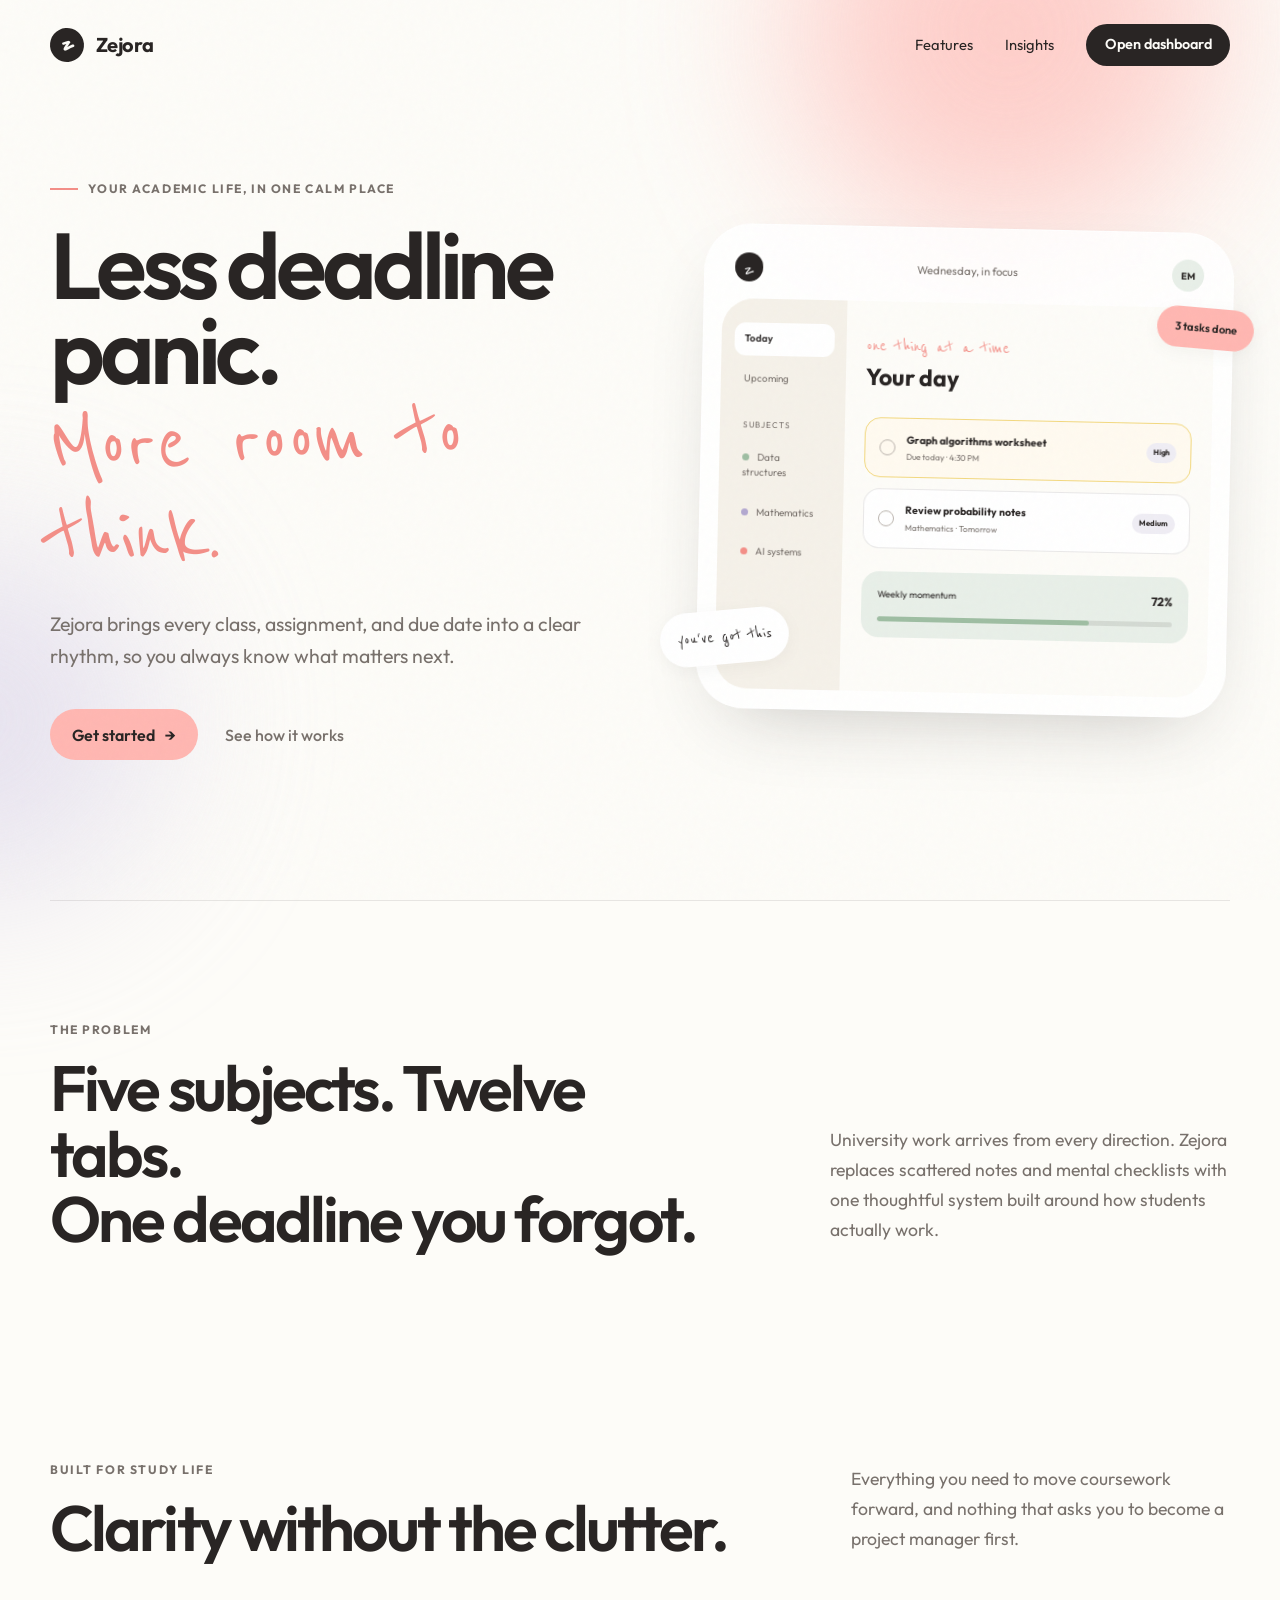
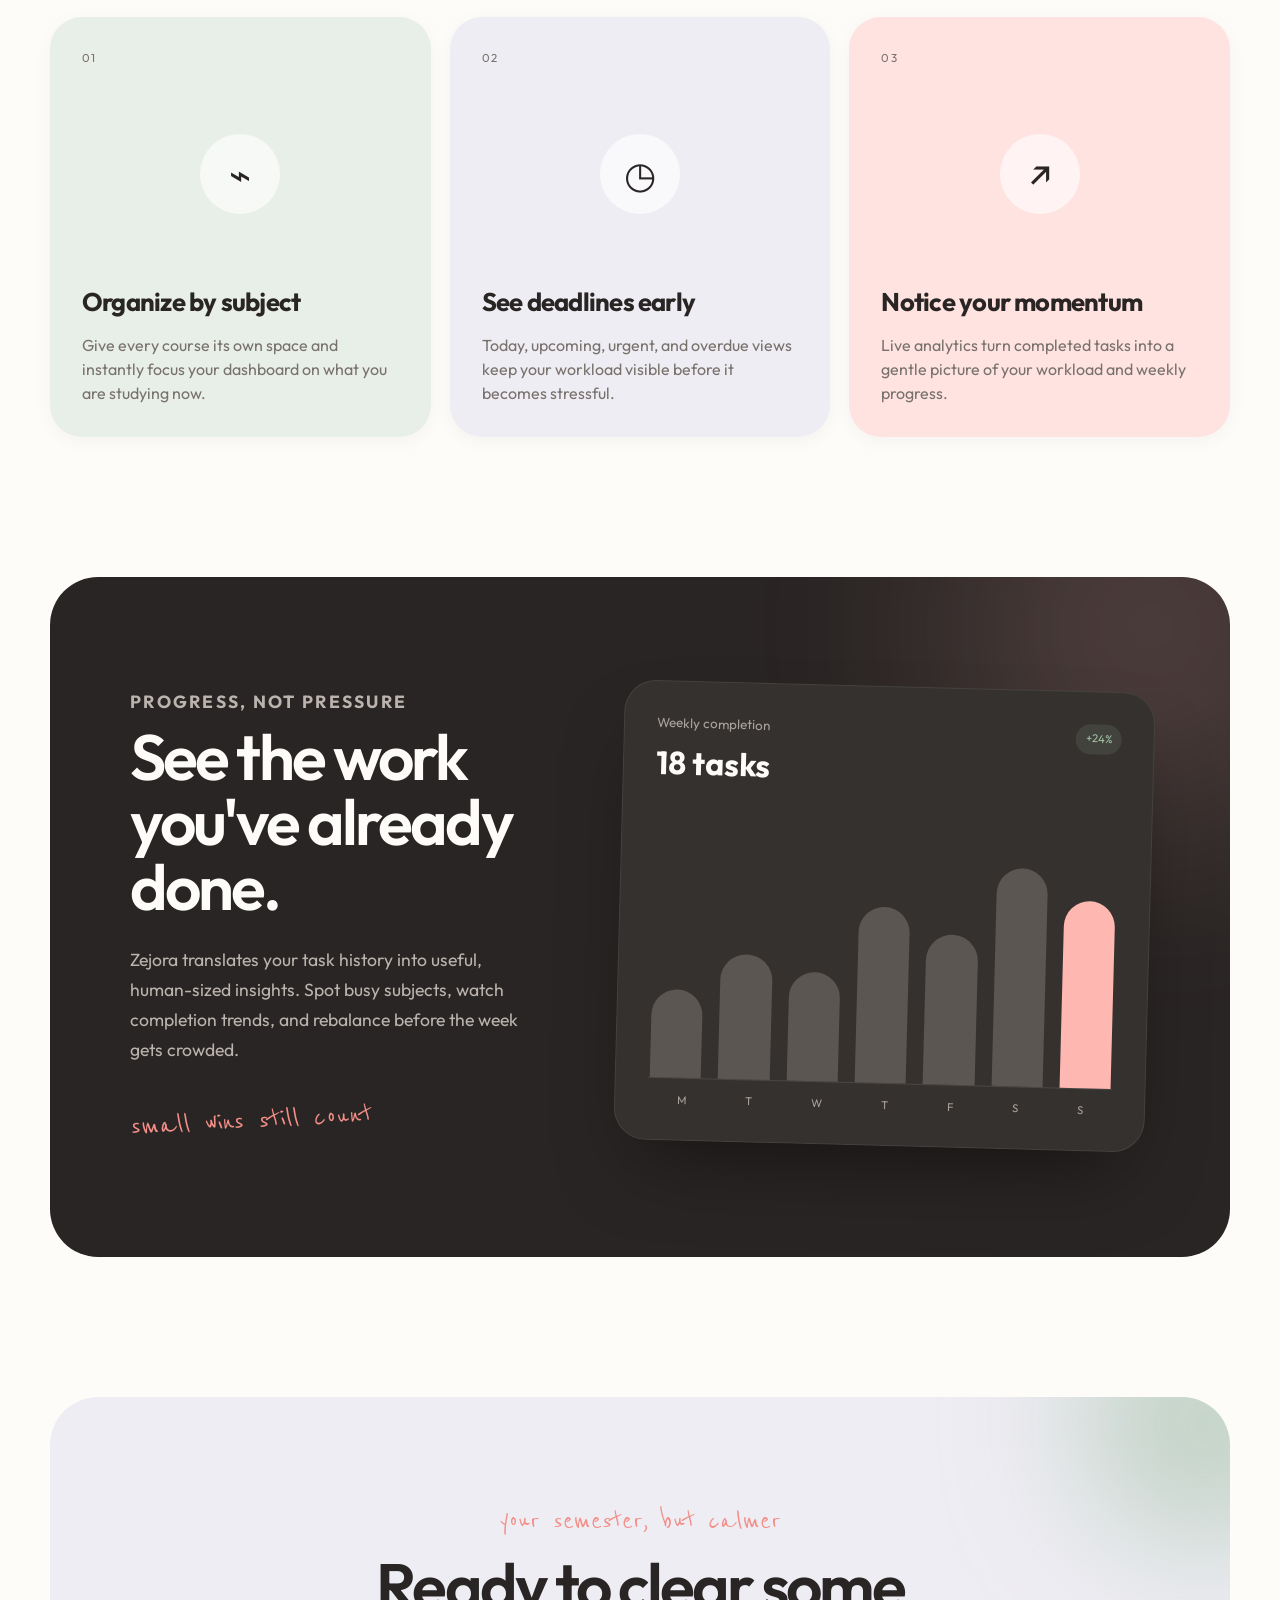
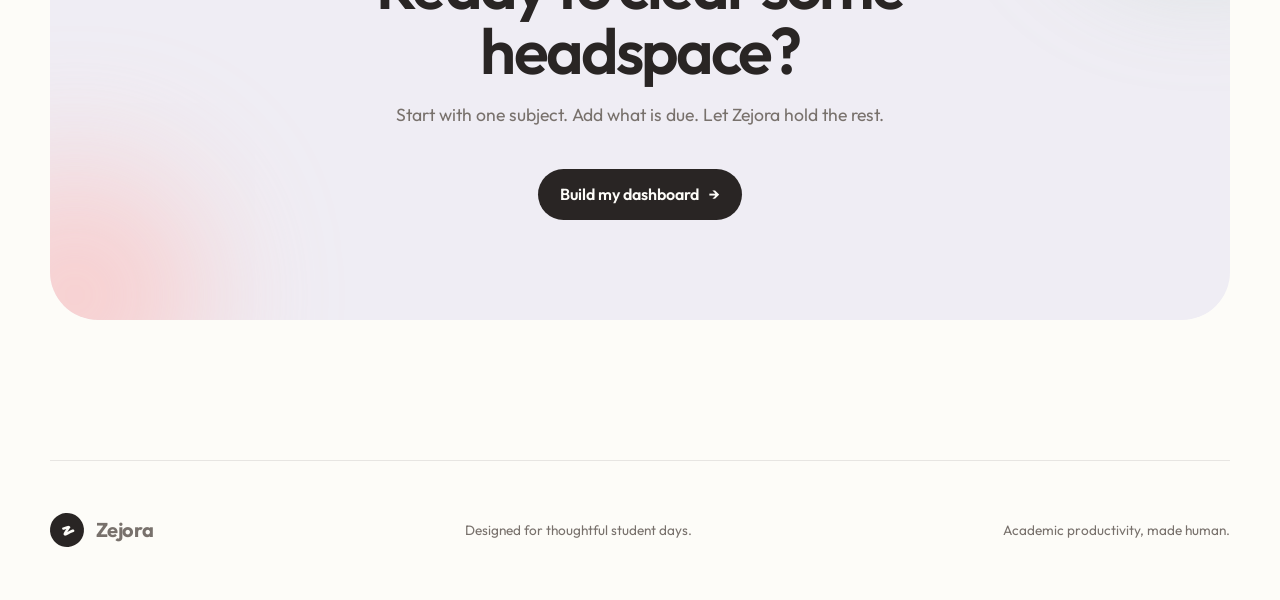
<file: static/index.html>
<!doctype html>
<html lang="en">
<head>
  <meta charset="utf-8">
  <meta name="viewport" content="width=device-width, initial-scale=1">
  <meta name="description" content="Zejora is a calm academic productivity system for organizing subjects, deadlines, and coursework.">
  <title>Zejora | Find your academic flow</title>
  <link rel="preconnect" href="https://fonts.googleapis.com">
  <link rel="preconnect" href="https://fonts.gstatic.com" crossorigin>
  <link href="https://fonts.googleapis.com/css2?family=Outfit:wght@400;500;600;700&family=Reenie+Beanie&display=swap" rel="stylesheet">
  <link rel="stylesheet" href="/static/css/styles.css">
</head>
<body class="landing-page">
  <div class="noise" aria-hidden="true"></div>
  <div class="blob blob-coral blob-one" aria-hidden="true"></div>
  <div class="blob blob-lavender blob-two" aria-hidden="true"></div>

  <header class="site-header shell">
    <a class="brand" href="/" aria-label="Zejora home">
      <span class="brand-mark">z</span><span>Zejora</span>
    </a>
    <nav class="landing-nav" aria-label="Main navigation">
      <a href="#features">Features</a>
      <a href="#insights">Insights</a>
      <a class="button button-small button-dark" href="/dashboard">Open dashboard</a>
    </nav>
  </header>

  <main>
    <section class="hero shell">
      <div class="hero-copy reveal">
        <p class="eyebrow"><span></span> Your academic life, in one calm place</p>
        <h1>Less deadline panic.<br><span class="script-accent">More room to think.</span></h1>
        <p class="hero-lede">Zejora brings every class, assignment, and due date into a clear rhythm, so you always know what matters next.</p>
        <div class="hero-actions">
          <a class="button button-primary" href="/dashboard">Get started <span aria-hidden="true">→</span></a>
          <a class="text-link" href="#features">See how it works</a>
        </div>
      </div>

      <div class="hero-visual reveal" aria-label="Preview of the Zejora dashboard">
        <div class="preview-window">
          <div class="preview-topbar">
            <span class="preview-logo">z</span>
            <span class="preview-title">Wednesday, in focus</span>
            <span class="preview-avatar">EM</span>
          </div>
          <div class="preview-body">
            <aside class="preview-sidebar">
              <span class="preview-nav active">Today</span>
              <span class="preview-nav">Upcoming</span>
              <span class="preview-label">Subjects</span>
              <span class="preview-subject"><i class="dot sage"></i> Data structures</span>
              <span class="preview-subject"><i class="dot lavender"></i> Mathematics</span>
              <span class="preview-subject"><i class="dot coral"></i> AI systems</span>
            </aside>
            <div class="preview-main">
              <div class="preview-greeting">
                <span class="script-small">one thing at a time</span>
                <h3>Your day</h3>
              </div>
              <div class="mini-task urgent">
                <span class="mini-check"></span>
                <div><strong>Graph algorithms worksheet</strong><small>Due today · 4:30 PM</small></div>
                <b>High</b>
              </div>
              <div class="mini-task">
                <span class="mini-check"></span>
                <div><strong>Review probability notes</strong><small>Mathematics · Tomorrow</small></div>
                <b>Medium</b>
              </div>
              <div class="preview-progress">
                <div><span>Weekly momentum</span><strong>72%</strong></div>
                <div class="progress-track"><span></span></div>
              </div>
            </div>
          </div>
        </div>
        <span class="floating-note note-one">you've got this</span>
        <span class="floating-note note-two">3 tasks done</span>
      </div>
    </section>

    <section class="problem-section shell reveal">
      <p class="section-kicker">The problem</p>
      <div class="problem-grid">
        <h2>Five subjects. Twelve tabs.<br>One deadline you forgot.</h2>
        <p>University work arrives from every direction. Zejora replaces scattered notes and mental checklists with one thoughtful system built around how students actually work.</p>
      </div>
    </section>

    <section id="features" class="features-section shell">
      <div class="section-heading reveal">
        <div><p class="section-kicker">Built for study life</p><h2>Clarity without the clutter.</h2></div>
        <p>Everything you need to move coursework forward, and nothing that asks you to become a project manager first.</p>
      </div>
      <div class="feature-grid">
        <article class="feature-card sage-card reveal">
          <span class="feature-number">01</span>
          <div class="feature-icon">⌁</div>
          <h3>Organize by subject</h3>
          <p>Give every course its own space and instantly focus your dashboard on what you are studying now.</p>
        </article>
        <article class="feature-card lavender-card reveal">
          <span class="feature-number">02</span>
          <div class="feature-icon">◷</div>
          <h3>See deadlines early</h3>
          <p>Today, upcoming, urgent, and overdue views keep your workload visible before it becomes stressful.</p>
        </article>
        <article class="feature-card coral-card reveal">
          <span class="feature-number">03</span>
          <div class="feature-icon">↗</div>
          <h3>Notice your momentum</h3>
          <p>Live analytics turn completed tasks into a gentle picture of your workload and weekly progress.</p>
        </article>
      </div>
    </section>

    <section id="insights" class="insights-section shell reveal">
      <div class="insights-copy">
        <p class="section-kicker">Progress, not pressure</p>
        <h2>See the work you've already done.</h2>
        <p>Zejora translates your task history into useful, human-sized insights. Spot busy subjects, watch completion trends, and rebalance before the week gets crowded.</p>
        <span class="script-accent insight-note">small wins still count</span>
      </div>
      <div class="insights-visual">
        <div class="fake-chart-card">
          <div class="fake-chart-header"><div><small>Weekly completion</small><strong>18 tasks</strong></div><span>+24%</span></div>
          <div class="fake-chart" aria-hidden="true">
            <i style="height:34%"></i><i style="height:48%"></i><i style="height:42%"></i><i style="height:68%"></i><i style="height:58%"></i><i style="height:84%"></i><i class="current" style="height:72%"></i>
          </div>
          <div class="fake-chart-labels"><span>M</span><span>T</span><span>W</span><span>T</span><span>F</span><span>S</span><span>S</span></div>
        </div>
      </div>
    </section>

    <section class="cta-section shell reveal">
      <div class="cta-card">
        <span class="script-accent">your semester, but calmer</span>
        <h2>Ready to clear some headspace?</h2>
        <p>Start with one subject. Add what is due. Let Zejora hold the rest.</p>
        <a class="button button-dark" href="/dashboard">Build my dashboard <span aria-hidden="true">→</span></a>
      </div>
    </section>
  </main>

  <footer class="site-footer shell">
    <a class="brand" href="/"><span class="brand-mark">z</span><span>Zejora</span></a>
    <p>Designed for thoughtful student days.</p>
    <span>Academic productivity, made human.</span>
  </footer>
  <script src="/static/js/landing.js"></script>
</body>
</html>
</file>
<file: static/css/styles.css>
:root {
  --paper: #fdfcf8;
  --paper-deep: #f8f5ee;
  --ink: #292524;
  --muted: #78716c;
  --line: rgba(41, 37, 36, 0.1);
  --sage: #e8efe8;
  --sage-strong: #9fbea3;
  --lavender: #efedf4;
  --lavender-strong: #b3a9d0;
  --coral: #ffb7b2;
  --coral-strong: #f38f88;
  --yellow: #f8e6a6;
  --red: #f4c8c5;
  --green: #d8ead9;
  --white: #fff;
  --shadow: 0 4px 20px -2px rgba(41, 37, 36, 0.05);
  --shadow-lg: 0 30px 80px -35px rgba(41, 37, 36, 0.28);
  --radius-sm: 1rem;
  --radius: 2rem;
  --radius-lg: 3rem;
  --font-sans: "Outfit", "Segoe UI", sans-serif;
  --font-script: "Reenie Beanie", "Comic Sans MS", cursive;
}

* { box-sizing: border-box; }
html { scroll-behavior: smooth; }
body { margin: 0; color: var(--ink); background: var(--paper); font-family: var(--font-sans); line-height: 1.5; }
button, input, textarea, select { font: inherit; }
button, a { -webkit-tap-highlight-color: transparent; }
button { color: inherit; }
a { color: inherit; text-decoration: none; }
h1, h2, h3, p { margin-top: 0; }
button:focus-visible, a:focus-visible, input:focus-visible, textarea:focus-visible, select:focus-visible { outline: 3px solid rgba(243, 143, 136, 0.45); outline-offset: 3px; }

.noise { position: fixed; inset: 0; z-index: 50; pointer-events: none; opacity: .35; mix-blend-mode: multiply; background-image: url("data:image/svg+xml,%3Csvg viewBox='0 0 180 180' xmlns='http://www.w3.org/2000/svg'%3E%3Cfilter id='n'%3E%3CfeTurbulence type='fractalNoise' baseFrequency='.9' numOctaves='4' stitchTiles='stitch'/%3E%3C/filter%3E%3Crect width='100%25' height='100%25' filter='url(%23n)' opacity='.07'/%3E%3C/svg%3E"); }
.shell { width: min(1180px, calc(100% - 48px)); margin-inline: auto; }
.brand { display: inline-flex; align-items: center; gap: .7rem; font-weight: 700; font-size: 1.25rem; letter-spacing: -.02em; }
.brand-mark { width: 2.15rem; height: 2.15rem; display: grid; place-items: center; border-radius: 50%; background: var(--ink); color: var(--paper); font-family: var(--font-script); font-size: 1.8rem; line-height: 1; transform: rotate(-5deg); }
.button { border: 0; min-height: 3.2rem; padding: .8rem 1.35rem; border-radius: 999px; display: inline-flex; align-items: center; justify-content: center; gap: .65rem; font-weight: 600; cursor: pointer; transition: transform .2s ease, box-shadow .2s ease, background .2s ease; }
.button:hover { transform: translateY(-2px); box-shadow: var(--shadow); }
.button-primary { background: var(--coral); color: var(--ink); }
.button-dark { background: var(--ink); color: var(--paper); }
.button-soft { background: var(--white); border: 1px solid var(--line); }
.button-danger { background: #d95c55; color: white; }
.button-small { min-height: 2.65rem; padding: .55rem 1.15rem; font-size: .9rem; }
.button-compact { min-height: 2.8rem; padding: .65rem 1.1rem; }
.text-link, .text-button { border: 0; background: none; padding: .2rem; color: var(--muted); font-weight: 500; cursor: pointer; }
.text-link:hover, .text-button:hover { color: var(--ink); }
.script-accent, .script-small { font-family: var(--font-script); color: var(--coral-strong); font-weight: 400; }
.script-small { font-size: 1.7rem; line-height: 1; }
.section-kicker, .eyebrow { text-transform: uppercase; letter-spacing: .13em; font-size: .76rem; font-weight: 700; color: var(--muted); }
.section-kicker { margin-bottom: 1rem; }
.reveal { opacity: 0; transform: translateY(30px); transition: opacity .8s ease, transform .8s ease; }
.reveal.is-visible { opacity: 1; transform: translateY(0); }

/* Landing page */
.landing-page { overflow-x: hidden; }
.site-header { height: 90px; display: flex; align-items: center; justify-content: space-between; position: relative; z-index: 2; }
.landing-nav { display: flex; align-items: center; gap: 2rem; font-size: .92rem; }
.landing-nav > a:not(.button):hover { color: var(--coral-strong); }
.blob { position: absolute; border-radius: 50%; filter: blur(85px); opacity: .65; pointer-events: none; animation: float 6s ease-in-out infinite; }
.blob-coral { background: var(--coral); }
.blob-lavender { background: #dcd6eb; }
.blob-one { width: 420px; height: 420px; top: -180px; right: 5%; }
.blob-two { width: 360px; height: 360px; top: 540px; left: -200px; animation-delay: -3s; }
@keyframes float { 0%, 100% { transform: translateY(-10px); } 50% { transform: translateY(10px); } }
.hero { min-height: calc(100vh - 90px); display: grid; grid-template-columns: 1.05fr .95fr; gap: 4rem; align-items: center; padding-block: 60px 110px; position: relative; }
.eyebrow { display: flex; align-items: center; gap: .65rem; }
.eyebrow span { width: 28px; height: 2px; background: var(--coral-strong); }
.hero h1 { font-size: clamp(4.2rem, 7.3vw, 6.9rem); line-height: .91; letter-spacing: -.055em; font-weight: 600; margin: 1.5rem 0 2rem; }
.hero h1 .script-accent { display: inline-block; font-size: 1.08em; letter-spacing: -.015em; transform: rotate(-2deg); }
.hero-lede { max-width: 570px; font-size: 1.22rem; color: var(--muted); line-height: 1.65; }
.hero-actions { display: flex; align-items: center; gap: 1.5rem; margin-top: 2.3rem; }
.hero-visual { position: relative; }
.preview-window { background: rgba(255,255,255,.84); backdrop-filter: blur(18px); border: 1px solid rgba(255,255,255,.8); box-shadow: var(--shadow-lg); border-radius: var(--radius-lg); padding: 1.15rem; transform: rotate(1.2deg); }
.preview-topbar { display: grid; grid-template-columns: auto 1fr auto; align-items: center; gap: .8rem; padding: .5rem .7rem 1rem; }
.preview-logo { width: 1.8rem; height: 1.8rem; display: grid; place-items: center; background: var(--ink); color: white; border-radius: 50%; font-family: var(--font-script); font-size: 1.5rem; }
.preview-title { font-size: .7rem; color: var(--muted); text-align: center; }
.preview-avatar { width: 2rem; height: 2rem; display: grid; place-items: center; border-radius: 50%; background: var(--sage); font-size: .6rem; font-weight: 700; }
.preview-body { display: grid; grid-template-columns: 125px 1fr; min-height: 390px; overflow: hidden; background: var(--paper); border-radius: 2rem; }
.preview-sidebar { background: #f5f1e9; padding: 1.5rem .8rem; display: flex; flex-direction: column; gap: .45rem; font-size: .62rem; color: var(--muted); }
.preview-nav, .preview-subject { padding: .55rem .6rem; border-radius: .7rem; }
.preview-nav.active { background: white; color: var(--ink); font-weight: 600; }
.preview-label { margin: 1rem .6rem .25rem; text-transform: uppercase; font-size: .52rem; letter-spacing: .1em; }
.dot { width: .45rem; height: .45rem; display: inline-block; border-radius: 50%; margin-right: .35rem; }
.dot.sage { background: var(--sage-strong); }.dot.lavender { background: var(--lavender-strong); }.dot.coral { background: var(--coral-strong); }
.preview-main { padding: 2rem 1.25rem; }
.preview-greeting .script-small { font-size: 1.3rem; }.preview-greeting h3 { font-size: 1.45rem; margin: .15rem 0 1.4rem; }
.mini-task { display: grid; grid-template-columns: auto 1fr auto; gap: .7rem; align-items: center; padding: .85rem; background: white; border: 1px solid var(--line); border-radius: 1rem; margin-bottom: .65rem; }
.mini-task.urgent { background: #fffaf0; border-color: #f2d880; }
.mini-check { width: 1rem; height: 1rem; border: 1.5px solid #bbb4ae; border-radius: 50%; }
.mini-task strong { display: block; font-size: .65rem; }.mini-task small { display: block; margin-top: .2rem; color: var(--muted); font-size: .52rem; }.mini-task b { padding: .25rem .45rem; border-radius: 999px; background: var(--lavender); font-size: .48rem; }
.preview-progress { margin-top: 1.4rem; padding: 1rem; background: var(--sage); border-radius: 1.1rem; font-size: .58rem; }
.preview-progress > div:first-child { display: flex; justify-content: space-between; }.preview-progress strong { font-size: .75rem; }
.progress-track { height: .35rem; margin-top: .7rem; background: rgba(41,37,36,.1); border-radius: 999px; overflow: hidden; }.progress-track span { display: block; width: 72%; height: 100%; background: var(--sage-strong); border-radius: inherit; }
.floating-note { position: absolute; padding: .75rem 1.1rem; border-radius: 999px; background: var(--white); box-shadow: var(--shadow); font-family: var(--font-script); font-size: 1.25rem; transform: rotate(-5deg); }
.note-one { left: -2.5rem; bottom: 3rem; }.note-two { right: -1.5rem; top: 5rem; background: var(--coral); transform: rotate(5deg); font-family: var(--font-sans); font-size: .7rem; font-weight: 600; }
.problem-section { padding-block: 120px; border-top: 1px solid var(--line); }
.problem-grid { display: grid; grid-template-columns: 1.25fr .75fr; gap: 7rem; align-items: end; }
.problem-grid h2, .section-heading h2, .insights-copy h2, .cta-card h2 { font-size: clamp(2.8rem, 5vw, 4.6rem); line-height: 1.02; letter-spacing: -.045em; font-weight: 600; margin-bottom: 0; }
.problem-grid p, .section-heading > p, .insights-copy > p { color: var(--muted); font-size: 1.1rem; line-height: 1.7; margin-bottom: .4rem; }
.features-section { padding-block: 90px 140px; }
.section-heading { display: grid; grid-template-columns: 1.3fr .7fr; gap: 6rem; align-items: end; margin-bottom: 3.5rem; }
.feature-grid { display: grid; grid-template-columns: repeat(3, 1fr); gap: 1.2rem; }
.feature-card { min-height: 420px; padding: 2rem; border-radius: var(--radius); display: flex; flex-direction: column; position: relative; box-shadow: var(--shadow); transition: transform .25s ease; }
.feature-card:hover { transform: translateY(-6px) rotate(-.4deg); }
.sage-card { background: var(--sage); }.lavender-card { background: var(--lavender); }.coral-card { background: #ffe3e0; }
.feature-number { color: var(--muted); font-size: .72rem; letter-spacing: .12em; }
.feature-icon { width: 5rem; height: 5rem; display: grid; place-items: center; margin: auto; border-radius: 50%; background: rgba(255,255,255,.62); font-size: 2.3rem; }
.feature-card h3 { font-size: 1.6rem; letter-spacing: -.03em; margin-bottom: .7rem; }.feature-card p { color: var(--muted); margin-bottom: 0; }
.insights-section { min-height: 680px; padding: 80px; border-radius: var(--radius-lg); background: var(--ink); color: var(--paper); display: grid; grid-template-columns: .85fr 1.15fr; gap: 6rem; align-items: center; overflow: hidden; position: relative; }
.insights-section::after { content: ""; position: absolute; width: 400px; height: 400px; right: -120px; top: -150px; background: var(--coral); border-radius: 50%; filter: blur(110px); opacity: .18; }
.insights-copy .section-kicker, .insights-copy > p { color: #bbb4ae; }.insights-copy h2 { margin-bottom: 1.6rem; }.insight-note { display: inline-block; margin-top: 1.5rem; font-size: 2.1rem; transform: rotate(-3deg); }
.insights-visual { position: relative; z-index: 1; }.fake-chart-card { padding: 2rem; border-radius: var(--radius); background: #35312f; border: 1px solid rgba(255,255,255,.08); box-shadow: 0 40px 80px -30px rgba(0,0,0,.5); transform: rotate(1.5deg); }
.fake-chart-header { display: flex; justify-content: space-between; align-items: start; }.fake-chart-header small { display: block; color: #aaa29d; }.fake-chart-header strong { display: block; font-size: 2rem; margin-top: .3rem; }.fake-chart-header > span { color: #9fc0a3; background: rgba(159,192,163,.12); border-radius: 999px; padding: .4rem .65rem; font-size: .7rem; }
.fake-chart { height: 260px; margin-top: 2rem; display: flex; align-items: flex-end; justify-content: space-around; gap: .8rem; border-bottom: 1px solid rgba(255,255,255,.1); }.fake-chart i { width: 11%; background: #5c5652; border-radius: 999px 999px .3rem .3rem; }.fake-chart i.current { background: var(--coral); }
.fake-chart-labels { display: flex; justify-content: space-around; padding-top: .8rem; color: #aaa29d; font-size: .7rem; }
.cta-section { padding-block: 140px; }.cta-card { padding: 100px 40px; text-align: center; background: var(--lavender); border-radius: var(--radius-lg); position: relative; overflow: hidden; }.cta-card::before, .cta-card::after { content: ""; position: absolute; width: 250px; height: 250px; border-radius: 50%; filter: blur(70px); opacity: .6; }.cta-card::before { background: var(--coral); left: -100px; bottom: -100px; }.cta-card::after { background: var(--sage-strong); right: -100px; top: -100px; }.cta-card > * { position: relative; z-index: 1; }.cta-card .script-accent { font-size: 2rem; }.cta-card h2 { max-width: 750px; margin: .5rem auto 1.2rem; }.cta-card p { color: var(--muted); font-size: 1.1rem; }.cta-card .button { margin-top: 1.4rem; }
.site-footer { min-height: 140px; border-top: 1px solid var(--line); display: flex; align-items: center; justify-content: space-between; color: var(--muted); font-size: .85rem; }.site-footer p { margin: 0; }

/* Dashboard */
.dashboard-page { background: #f8f6f1; }
.dashboard-shell { min-height: 100vh; display: grid; grid-template-columns: 270px 1fr; }
.dashboard-sidebar { position: fixed; z-index: 30; inset: 0 auto 0 0; width: 270px; padding: 1.7rem 1.25rem; background: #f1eee7; border-right: 1px solid var(--line); display: flex; flex-direction: column; }
.sidebar-top { display: flex; justify-content: space-between; align-items: center; padding: 0 .55rem 1.8rem; }
.mobile-close, .mobile-menu { display: none !important; }
.dashboard-nav { display: flex; flex-direction: column; gap: .3rem; }
.nav-item { width: 100%; border: 0; background: transparent; padding: .72rem .8rem; border-radius: .8rem; text-align: left; color: var(--muted); font-weight: 500; cursor: pointer; display: flex; align-items: center; gap: .75rem; }
.nav-item.active, .nav-item:hover { background: white; color: var(--ink); box-shadow: 0 2px 12px rgba(41,37,36,.03); }.nav-icon { width: 1rem; text-align: center; font-weight: 600; }.nav-count { margin-left: auto; font-size: .72rem; color: var(--muted); }
.subjects-heading { display: flex; justify-content: space-between; align-items: center; margin: 2rem .6rem .7rem; color: var(--muted); text-transform: uppercase; letter-spacing: .12em; font-weight: 600; font-size: .68rem; }
.icon-button { width: 2rem; height: 2rem; border: 0; border-radius: 50%; background: transparent; display: grid; place-items: center; font-size: 1.1rem; cursor: pointer; }.icon-button:hover { background: white; }
.subject-list { display: flex; flex-direction: column; gap: .25rem; max-height: 34vh; overflow-y: auto; }
.subject-row { display: grid; grid-template-columns: 1fr auto; align-items: center; border-radius: .75rem; }.subject-row:hover, .subject-row.active { background: rgba(255,255,255,.76); }.subject-filter { border: 0; background: none; display: flex; align-items: center; gap: .65rem; min-width: 0; padding: .65rem .7rem; text-align: left; cursor: pointer; }.subject-filter span:nth-child(2) { white-space: nowrap; overflow: hidden; text-overflow: ellipsis; }.subject-dot { width: .62rem; height: .62rem; border-radius: 50%; flex: 0 0 auto; }.subject-task-count { margin-left: auto; font-size: .7rem; color: var(--muted); }.subject-menu { opacity: 0; width: 1.7rem; height: 1.7rem; margin-right: .3rem; border: 0; background: none; border-radius: 50%; cursor: pointer; }.subject-row:hover .subject-menu, .subject-menu:focus { opacity: 1; }.subject-menu:hover { background: var(--lavender); }
.sidebar-empty { padding: .6rem; color: var(--muted); font-size: .85rem; }.sidebar-empty p { margin-bottom: .2rem; }
.sidebar-note { margin-top: auto; padding: 1.1rem; background: var(--sage); border-radius: 1.3rem; }.sidebar-note p { margin: .55rem 0 0; color: var(--muted); font-size: .78rem; line-height: 1.55; }.sidebar-note .script-small { color: #77967b; font-size: 1.35rem; }
.back-home { margin: 1rem .5rem 0; color: var(--muted); font-size: .75rem; }.back-home:hover { color: var(--ink); }
.sidebar-scrim { display: none; }
.dashboard-main { grid-column: 2; width: min(1180px, calc(100% - 80px)); margin: 0 auto; padding-bottom: 100px; }
.dashboard-header { height: 88px; display: flex; align-items: center; justify-content: space-between; border-bottom: 1px solid var(--line); }.dashboard-date { display: flex; flex-direction: column; }.dashboard-date span { font-weight: 600; }.dashboard-date small { color: var(--muted); }.header-actions { display: flex; gap: .6rem; }
.dashboard-hero { padding: 4rem 0 2.6rem; display: flex; justify-content: space-between; align-items: center; }.dashboard-hero h1 { font-size: clamp(3.2rem, 6vw, 5.2rem); line-height: 1; letter-spacing: -.05em; font-weight: 600; margin: .4rem 0 1rem; }.dashboard-hero p { color: var(--muted); margin: 0; font-size: 1.05rem; }
.completion-ring { --progress: 0; width: 125px; height: 125px; border-radius: 50%; display: grid; place-items: center; background: conic-gradient(var(--coral) calc(var(--progress) * 1%), #e9e5de 0); position: relative; }.completion-ring::before { content: ""; position: absolute; inset: 9px; border-radius: 50%; background: #f8f6f1; }.completion-ring > div { position: relative; text-align: center; }.completion-ring strong, .completion-ring span { display: block; }.completion-ring strong { font-size: 1.55rem; }.completion-ring span { color: var(--muted); font-size: .65rem; text-transform: uppercase; letter-spacing: .08em; }
.stats-grid { display: grid; grid-template-columns: repeat(4, 1fr); gap: .85rem; margin-bottom: 3.5rem; }.stat-card { padding: 1rem 1.2rem; background: rgba(255,255,255,.74); border: 1px solid rgba(255,255,255,.8); box-shadow: var(--shadow); border-radius: 1.25rem; display: flex; align-items: center; gap: .9rem; }.stat-icon { width: 2.4rem; height: 2.4rem; border-radius: .8rem; display: grid; place-items: center; font-weight: 600; }.coral-bg { background: #ffe0dd; }.lavender-bg { background: var(--lavender); }.red-bg { background: var(--red); }.sage-bg { background: var(--sage); }.stat-card strong, .stat-card span { display: block; }.stat-card strong { font-size: 1.35rem; line-height: 1.1; }.stat-card div > span { color: var(--muted); font-size: .75rem; }
.task-section { scroll-margin-top: 2rem; margin-bottom: 3.4rem; }.task-section-heading { display: flex; align-items: center; justify-content: space-between; margin-bottom: 1rem; }.task-section-heading > div { display: flex; align-items: center; gap: .65rem; }.section-dot { width: .8rem; height: .8rem; border-radius: 50%; }.task-section h2 { margin: 0; font-size: 1.3rem; letter-spacing: -.02em; }.group-count { color: var(--muted); background: #ebe8e1; border-radius: 999px; padding: .1rem .45rem; font-size: .68rem; }
.task-list { display: flex; flex-direction: column; gap: .65rem; }.task-card { display: grid; grid-template-columns: auto 1fr auto; gap: 1rem; align-items: center; min-height: 86px; padding: .9rem 1rem; border: 1px solid rgba(41,37,36,.07); border-left: 4px solid transparent; background: rgba(255,255,255,.82); border-radius: 1.25rem; box-shadow: var(--shadow); transition: transform .2s ease, opacity .2s ease; }.task-card:hover { transform: translateY(-2px); }.task-card.state-urgent { background: #fffaf0; border-left-color: #e6c85c; }.task-card.state-overdue { background: #fff6f5; border-left-color: #d97770; }.task-card.state-completed { background: #f5faf5; border-left-color: #91b595; opacity: .72; }.task-card.state-completed .task-title { text-decoration: line-through; color: var(--muted); }
.task-check { appearance: none; width: 1.45rem; height: 1.45rem; border: 1.7px solid #aaa29d; border-radius: 50%; cursor: pointer; display: grid; place-items: center; }.task-check:checked { background: #8bae8f; border-color: #8bae8f; }.task-check:checked::after { content: "✓"; color: white; font-size: .75rem; font-weight: 700; }.task-content { min-width: 0; }.task-title-row { display: flex; align-items: center; gap: .6rem; flex-wrap: wrap; }.task-title { font-weight: 600; letter-spacing: -.01em; }.priority-badge, .state-badge { padding: .16rem .48rem; border-radius: 999px; font-size: .6rem; font-weight: 600; text-transform: uppercase; letter-spacing: .05em; }.priority-high { background: #f7d3d0; color: #9f423d; }.priority-medium { background: #f7e9bd; color: #846b20; }.priority-low { background: var(--sage); color: #58745b; }.state-badge { background: var(--yellow); color: #735d16; }.task-meta { display: flex; gap: .75rem; margin-top: .35rem; color: var(--muted); font-size: .73rem; flex-wrap: wrap; }.task-subject { display: flex; align-items: center; gap: .35rem; }.task-description { margin: .35rem 0 0; color: var(--muted); font-size: .78rem; white-space: nowrap; overflow: hidden; text-overflow: ellipsis; max-width: 650px; }.task-actions { display: flex; gap: .2rem; opacity: 0; }.task-card:hover .task-actions, .task-actions:focus-within { opacity: 1; }.task-action { width: 2rem; height: 2rem; border: 0; background: transparent; border-radius: 50%; cursor: pointer; color: var(--muted); }.task-action:hover { background: var(--lavender); color: var(--ink); }.task-action.delete:hover { background: var(--red); color: #8c3934; }
.group-empty { padding: 1.4rem; border: 1px dashed rgba(41,37,36,.13); border-radius: 1.2rem; color: var(--muted); text-align: center; font-size: .83rem; }.empty-dashboard { padding: 5rem 2rem; margin: 1rem 0 4rem; text-align: center; background: white; border-radius: var(--radius); }.empty-dashboard .script-small { font-size: 1.8rem; }.empty-dashboard h2 { font-size: 2.2rem; margin: .5rem 0; }.empty-dashboard p { max-width: 500px; margin: 0 auto 1.5rem; color: var(--muted); }.empty-illustration { width: 90px; height: 90px; margin: 0 auto 1rem; border-radius: 50%; display: grid; place-items: center; background: var(--lavender); font-size: 2rem; }
.analytics-section { scroll-margin-top: 2rem; padding-top: 5rem; }.dashboard-section-heading { margin-bottom: 2rem; }.dashboard-section-heading h2 { font-size: clamp(2.5rem, 4vw, 3.8rem); }.analytics-grid { display: grid; grid-template-columns: 1fr 1fr; gap: 1rem; }.chart-card { min-width: 0; padding: 1.5rem; background: white; border-radius: 1.6rem; box-shadow: var(--shadow); }.chart-card.chart-wide:last-child { grid-column: span 2; }.chart-card-title { display: flex; justify-content: space-between; align-items: start; margin-bottom: 1rem; }.chart-card-title span { display: block; color: var(--muted); font-size: .72rem; }.chart-card-title strong { display: block; font-size: 1.05rem; margin-top: .15rem; }.trend-pill { padding: .35rem .6rem; background: var(--sage); border-radius: 999px; color: #58745b !important; }.chart-wrap { height: 260px; position: relative; }.doughnut-wrap { max-width: 280px; margin: auto; }.chart-center { position: absolute; inset: 50% auto auto 50%; transform: translate(-50%, -50%); text-align: center; pointer-events: none; }.chart-center strong, .chart-center span { display: block; }.chart-center strong { font-size: 1.5rem; }.chart-center span { color: var(--muted); font-size: .7rem; }
.toast-region { position: fixed; z-index: 100; right: 1.5rem; top: 1.5rem; display: flex; flex-direction: column; gap: .5rem; }.toast { min-width: 250px; padding: .85rem 1rem; background: var(--ink); color: white; border-radius: 1rem; box-shadow: var(--shadow-lg); font-size: .85rem; animation: toast-in .25s ease; }.toast.error { background: #9f423d; }@keyframes toast-in { from { opacity: 0; transform: translateY(-8px); } }

/* Forms and dialogs */
.modal { width: min(580px, calc(100% - 32px)); padding: 0; border: 0; border-radius: var(--radius); background: transparent; overflow: visible; }.modal::backdrop { background: rgba(41,37,36,.32); backdrop-filter: blur(8px); }.modal-card { position: relative; padding: 2.2rem; background: var(--paper); border-radius: var(--radius); box-shadow: var(--shadow-lg); }.modal-card h2 { margin: .3rem 0 .35rem; font-size: 2rem; letter-spacing: -.04em; }.modal-intro { color: var(--muted); margin-bottom: 1.5rem; }.modal-close { position: absolute; right: 1.2rem; top: 1.2rem; width: 2rem; height: 2rem; border: 0; border-radius: 50%; background: var(--lavender); cursor: pointer; }.modal-card > label, .form-row label { display: block; margin: 1rem 0; font-size: .78rem; font-weight: 600; }.modal-card label > span { color: var(--muted); font-weight: 400; }.modal-card input:not([type="radio"]), .modal-card textarea, .modal-card select { width: 100%; margin-top: .4rem; border: 1px solid var(--line); background: white; padding: .78rem .9rem; border-radius: .85rem; color: var(--ink); }.modal-card textarea { resize: vertical; }.form-row { display: grid; grid-template-columns: 1fr 1fr; gap: .8rem; }.modal-card fieldset { border: 0; padding: 0; margin: 1rem 0; }.modal-card legend { font-size: .78rem; font-weight: 600; margin-bottom: .5rem; }.color-options, .priority-options { display: flex; gap: .55rem; }.color-options label, .priority-options label { cursor: pointer; }.color-options input, .priority-options input { position: absolute; opacity: 0; pointer-events: none; }.color-options label span { display: block; width: 2.2rem; height: 2.2rem; background: var(--swatch); border-radius: 50%; border: 3px solid var(--paper); box-shadow: 0 0 0 1px var(--line); }.color-options input:checked + span { box-shadow: 0 0 0 2px var(--ink); }.priority-options { display: grid; grid-template-columns: repeat(3, 1fr); }.priority-options span { display: block; padding: .7rem; border: 1px solid var(--line); border-radius: .8rem; text-align: center; background: white; }.priority-options input:checked + span { border-color: var(--coral-strong); background: #fff0ee; color: var(--ink); font-weight: 600; }.modal-actions { display: flex; justify-content: flex-end; gap: .6rem; margin-top: 1.6rem; }.form-error { min-height: 1.2em; color: #a33f39; font-size: .75rem; margin: .5rem 0 0; }.confirm-card { text-align: center; }.confirm-icon { width: 3.5rem; height: 3.5rem; margin: 0 auto .8rem; border-radius: 50%; display: grid; place-items: center; background: var(--red); color: #9f423d; font-size: 1.4rem; font-weight: 700; }.confirm-card p { color: var(--muted); }.confirm-card .modal-actions { justify-content: center; }

.modal-delete { margin-right: auto; color: #9f423d; }

@media (max-width: 980px) {
  .hero { grid-template-columns: 1fr; padding-top: 80px; }.hero-copy { text-align: center; }.hero-lede { margin-inline: auto; }.eyebrow, .hero-actions { justify-content: center; }.hero-visual { width: min(600px, 100%); margin: 2rem auto 0; }.problem-grid, .section-heading, .insights-section { grid-template-columns: 1fr; gap: 2.5rem; }.feature-grid { grid-template-columns: 1fr 1fr; }.feature-card:last-child { grid-column: span 2; }.insights-section { padding: 60px; }.dashboard-shell { display: block; }.dashboard-sidebar { transform: translateX(-105%); transition: transform .25s ease; box-shadow: var(--shadow-lg); }.dashboard-sidebar.open { transform: translateX(0); }.sidebar-scrim { position: fixed; z-index: 25; inset: 0; background: rgba(41,37,36,.28); backdrop-filter: blur(4px); }.sidebar-scrim.open { display: block; }.mobile-close, .mobile-menu { display: grid !important; }.dashboard-main { width: min(100% - 40px, 900px); }.dashboard-header { justify-content: flex-start; gap: 1rem; }.header-actions { margin-left: auto; }.stats-grid { grid-template-columns: 1fr 1fr; }
}

@media (max-width: 680px) {
  .shell { width: min(100% - 30px, 1180px); }.site-header { height: 74px; }.landing-nav > a:not(.button) { display: none; }.landing-nav { gap: .5rem; }.hero { padding-block: 50px 80px; min-height: auto; }.hero h1 { font-size: clamp(3.35rem, 17vw, 5rem); }.hero-lede { font-size: 1.05rem; }.hero-actions { flex-direction: column; }.preview-body { grid-template-columns: 85px 1fr; min-height: 330px; }.preview-sidebar { padding-inline: .35rem; }.preview-main { padding: 1.5rem .7rem; }.note-one { left: -.5rem; }.note-two { right: -.4rem; }.problem-section, .features-section, .cta-section { padding-block: 80px; }.problem-grid h2, .section-heading h2, .insights-copy h2, .cta-card h2 { font-size: 2.65rem; }.feature-grid { grid-template-columns: 1fr; }.feature-card, .feature-card:last-child { grid-column: auto; min-height: 360px; }.insights-section { padding: 48px 24px; border-radius: 2rem; }.fake-chart-card { padding: 1.2rem; }.fake-chart { height: 190px; }.site-footer { padding-block: 2rem; flex-direction: column; gap: 1rem; text-align: center; }.dashboard-main { width: calc(100% - 28px); }.dashboard-header { height: 72px; }.dashboard-date { display: none; }.header-actions { gap: .35rem; }.header-actions .button { font-size: .75rem; padding-inline: .8rem; }.dashboard-hero { padding-top: 2.8rem; }.dashboard-hero h1 { font-size: 3.5rem; }.dashboard-hero p { max-width: 240px; }.completion-ring { width: 95px; height: 95px; }.completion-ring strong { font-size: 1.2rem; }.stats-grid { gap: .55rem; }.stat-card { padding: .85rem; gap: .55rem; }.stat-icon { width: 2rem; height: 2rem; }.task-card { grid-template-columns: auto 1fr; }.task-actions { grid-column: 2; opacity: 1; justify-content: flex-end; }.task-description { max-width: 230px; }.section-heading.dashboard-section-heading { display: block; }.dashboard-section-heading > p { margin-top: 1rem; }.analytics-grid { grid-template-columns: 1fr; }.chart-card.chart-wide:last-child { grid-column: auto; }.form-row { grid-template-columns: 1fr; gap: 0; }.modal-card { padding: 1.7rem 1.25rem; }.modal-actions .button { flex: 1; }.toast-region { inset: 1rem 1rem auto; }.toast { min-width: 0; }
}

@media (prefers-reduced-motion: reduce) {
  html { scroll-behavior: auto; }
  *, *::before, *::after { animation-duration: .01ms !important; animation-iteration-count: 1 !important; transition-duration: .01ms !important; }
  .reveal { opacity: 1; transform: none; }
}
</file>
